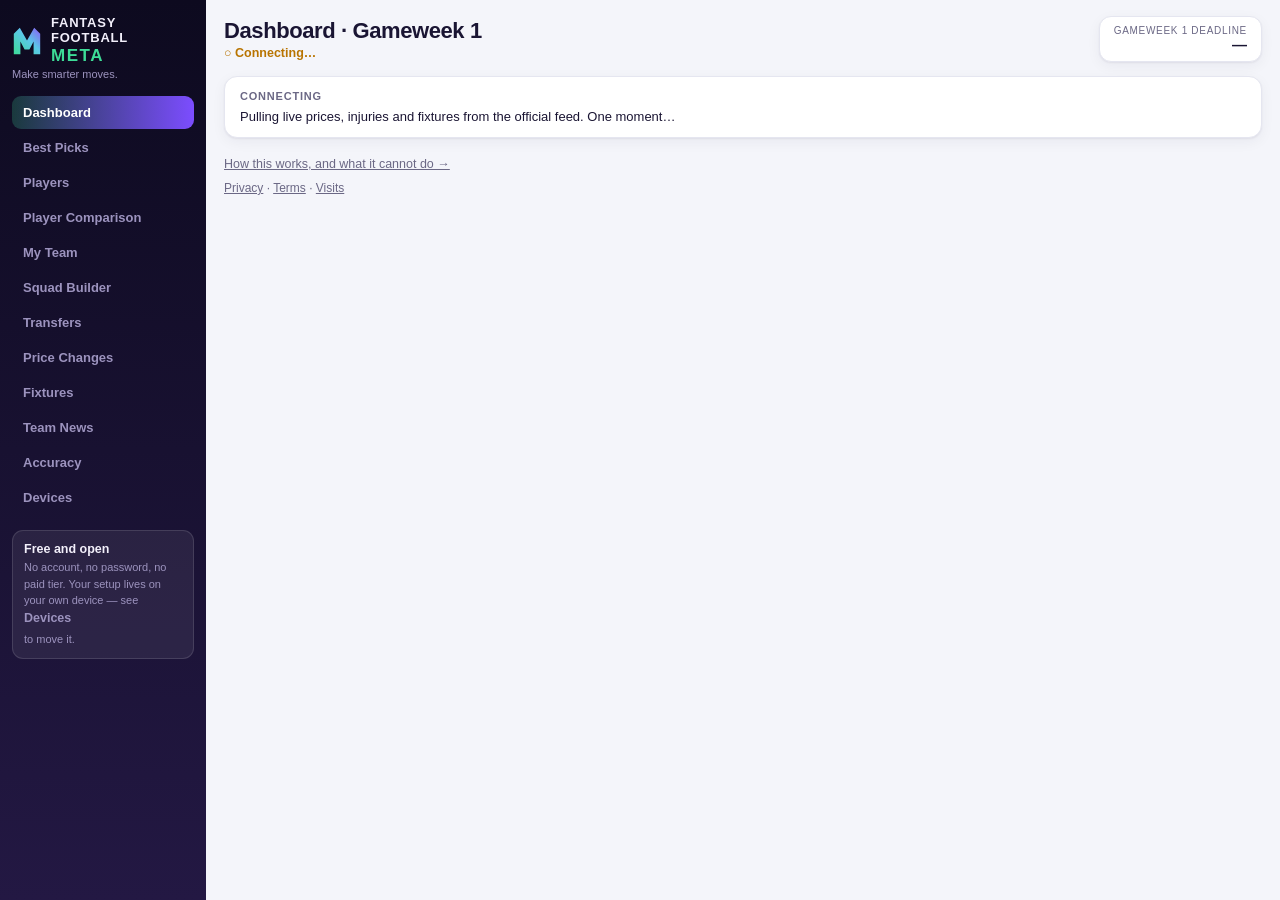
<file: index.html>
<!DOCTYPE html>
<html lang="en">
<head>
<meta charset="UTF-8">
<meta name="viewport" content="width=device-width, initial-scale=1.0">
<meta name="description" content="Fantasy Football Meta — predicted points, Meta ratings and transfer decisions for fantasy football managers, with a public accuracy record.">
<link rel="icon" href="data:image/svg+xml,%3Csvg xmlns='http://www.w3.org/2000/svg' viewBox='0 0 100 100'%3E%3Crect width='100' height='100' rx='22' fill='%230D0A1F'/%3E%3Cpath fill='%233DDC97' d='M14 88V30l18-18 18 34 18-34 18 18v58H70V54L58 76H42L30 54v34z'/%3E%3C/svg%3E">
<title>Fantasy Football Meta · Make smarter moves</title>
<link rel="stylesheet" href="css/app.css?v=d4879cb4">
</head>
<body>
<svg width="0" height="0" style="position:absolute" aria-hidden="true"><defs>
<linearGradient id="mg" x1="0" y1="1" x2="1" y2="0">
<stop offset="0%" stop-color="#3DDC97"/><stop offset="55%" stop-color="#5BC8E8"/><stop offset="100%" stop-color="#8B5CF6"/>
</linearGradient></defs></svg>
<div class="shell">
  <aside class="side">
    <div class="brandbox"><svg class="mark" viewBox="0 0 100 100" aria-hidden="true"><path fill="url(#mg)" d="M6 94V26L26 6l24 42L74 6l20 20v68H72V52L58 78H42L28 52v42z"/></svg><div><div class="brand">FANTASY FOOTBALL<br><span>META</span></div></div></div>
    <div class="brand-sub">Make smarter moves.</div>
    <div class="tabs">
      <button data-t="dash" class="on">Dashboard</button>
      <button data-t="picks">Best Picks</button>
      <button data-t="players">Players</button>
      <button data-t="compare">Player Comparison</button>
      <button data-t="myteam">My Team</button>
      <button data-t="builder">Squad Builder</button>
      <button data-t="transfers">Transfers</button>
      <button data-t="prices">Price Changes</button>
      <button data-t="fixtures">Fixtures</button>
      <button data-t="news">Team News</button>
      <button data-t="accuracy">Accuracy</button>
      <button data-t="sync">Devices</button>
    </div>
    <div class="pro">
      <b>Free and open</b>
      <p>No account, no password, no paid tier. Your setup lives on your own device &mdash; see <b>Devices</b> to move it.</p>
    </div>
  </aside>
  <main class="main">
    <div class="topbar">
      <div class="h1" id="pageTitle">Dashboard<small id="liveStrip">Loading live data&hellip;</small></div>
      <div class="deadline" id="deadlineCard"><div class="k">Next deadline</div><div class="v">&mdash;</div></div>
    </div>
    <div id="view"></div>
    <div style="margin-top:16px;"><a href="how-it-works.html" style="font-size:12.5px;color:var(--sub);">How this works, and what it cannot do &rarr;</a></div>
    <div style="margin-top:10px;font-size:12px;color:var(--sub);">
      <a href="privacy.html" style="color:var(--sub);">Privacy</a> &middot;
      <a href="terms.html" style="color:var(--sub);">Terms</a> &middot;
      <a href="stats.html" style="color:var(--sub);">Visits</a>
    </div>
  </main>
</div>

<script src="js/data.js?v=d4879cb4"></script>
<script src="js/app.js?v=d4879cb4"></script>
<script src="js/count.js?v=d4879cb4"></script>
</body>
</html>
</file>
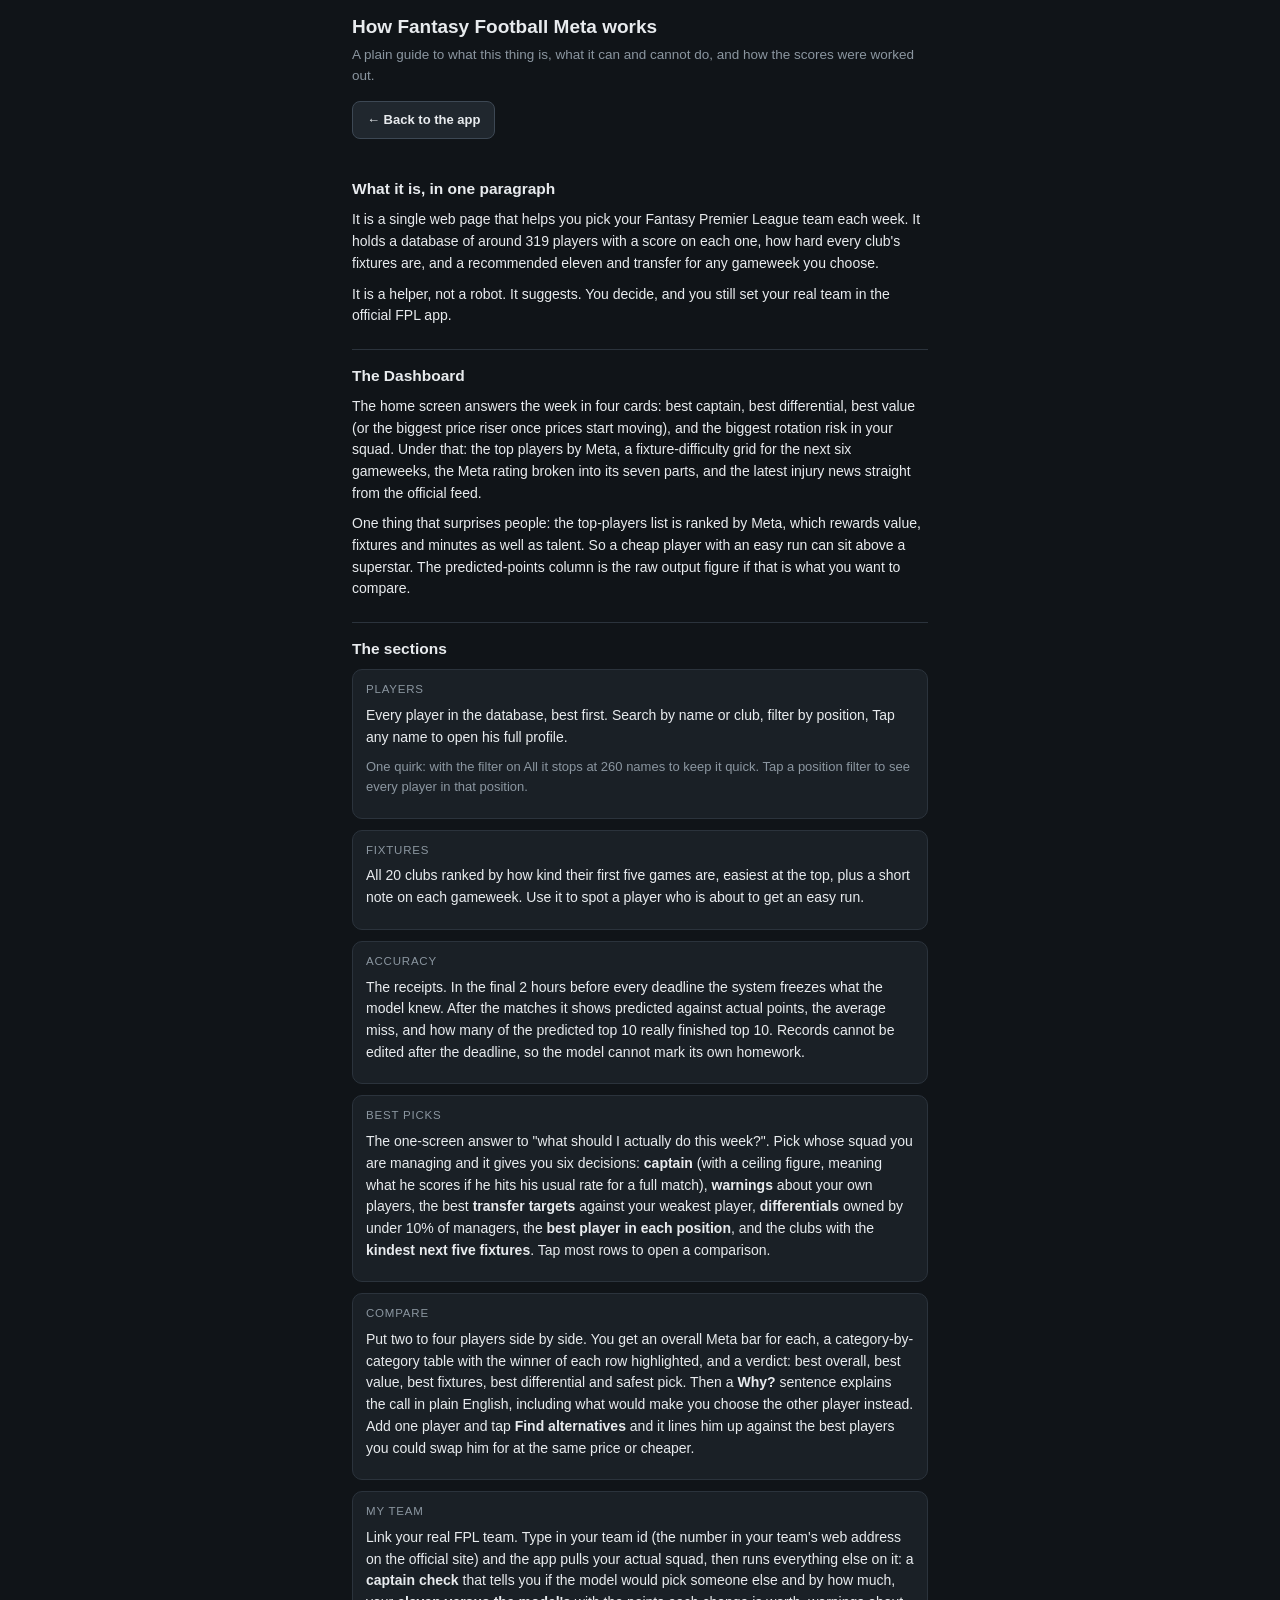
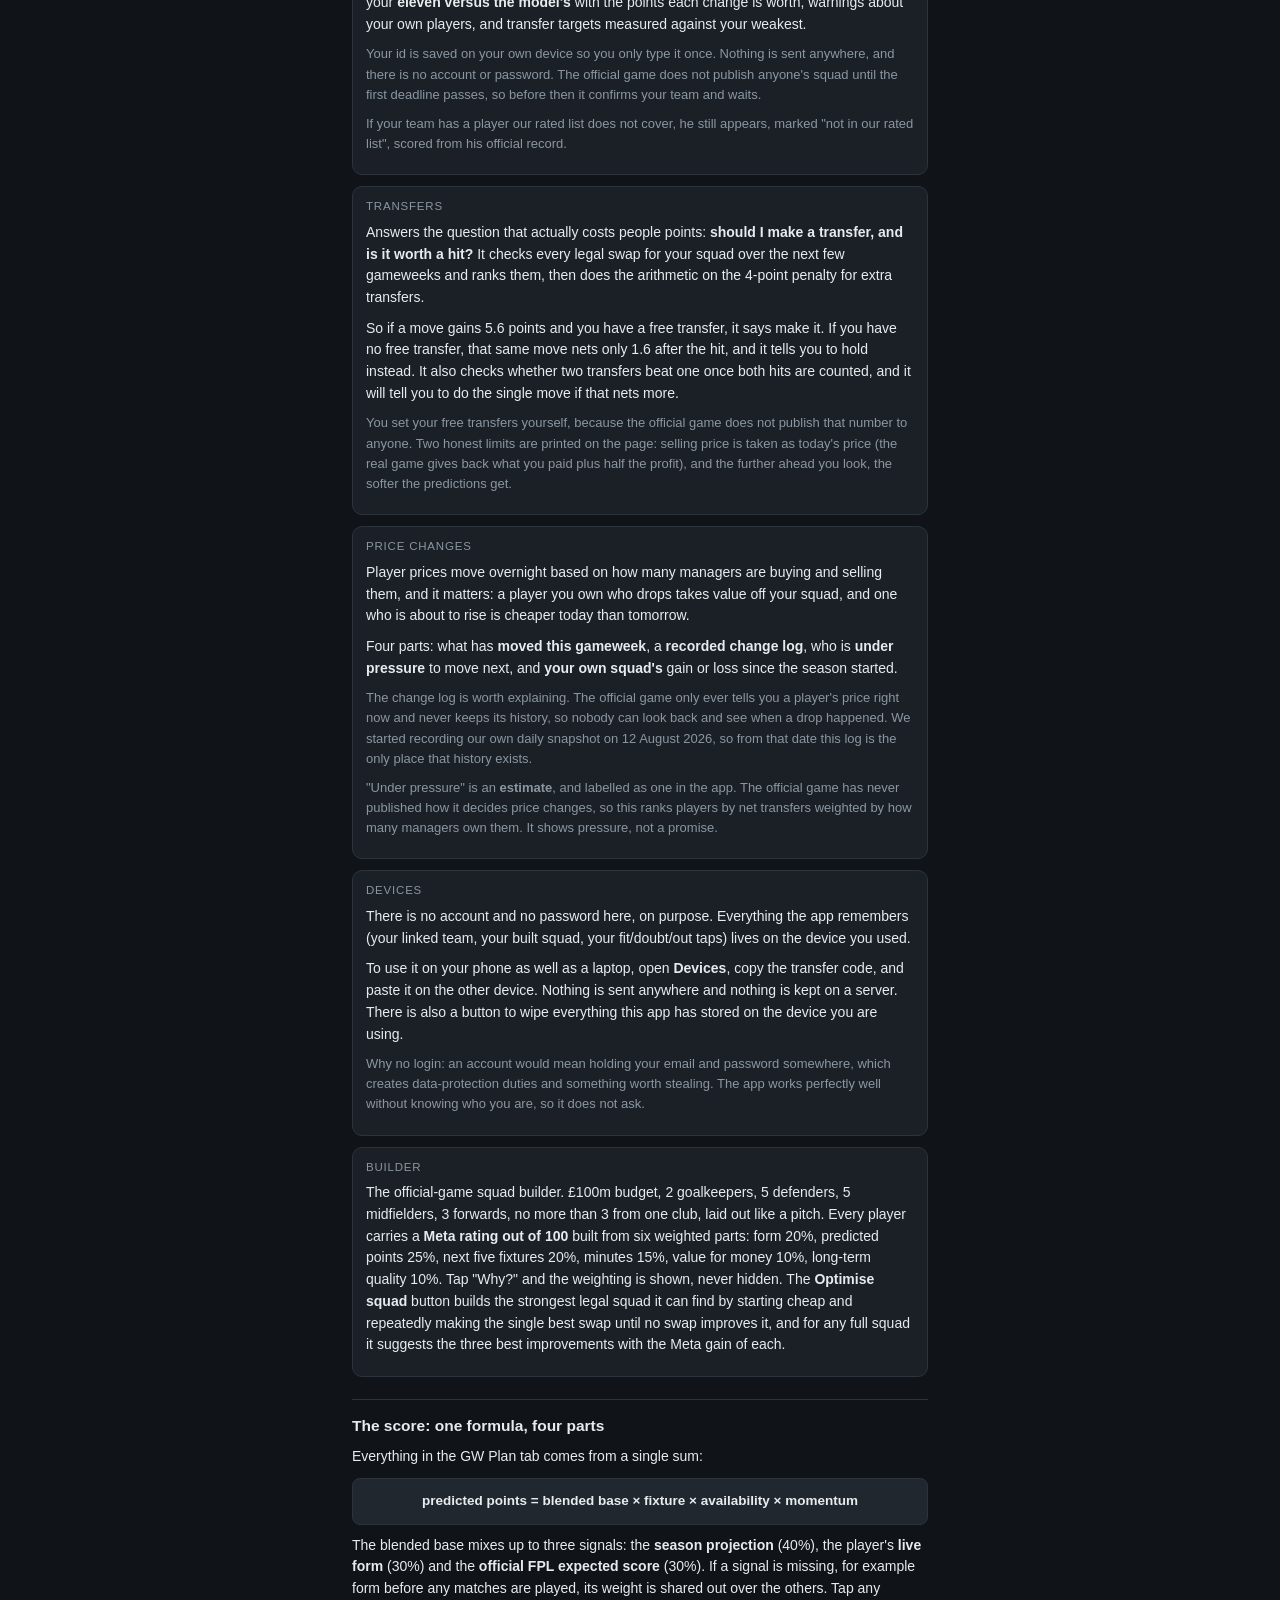
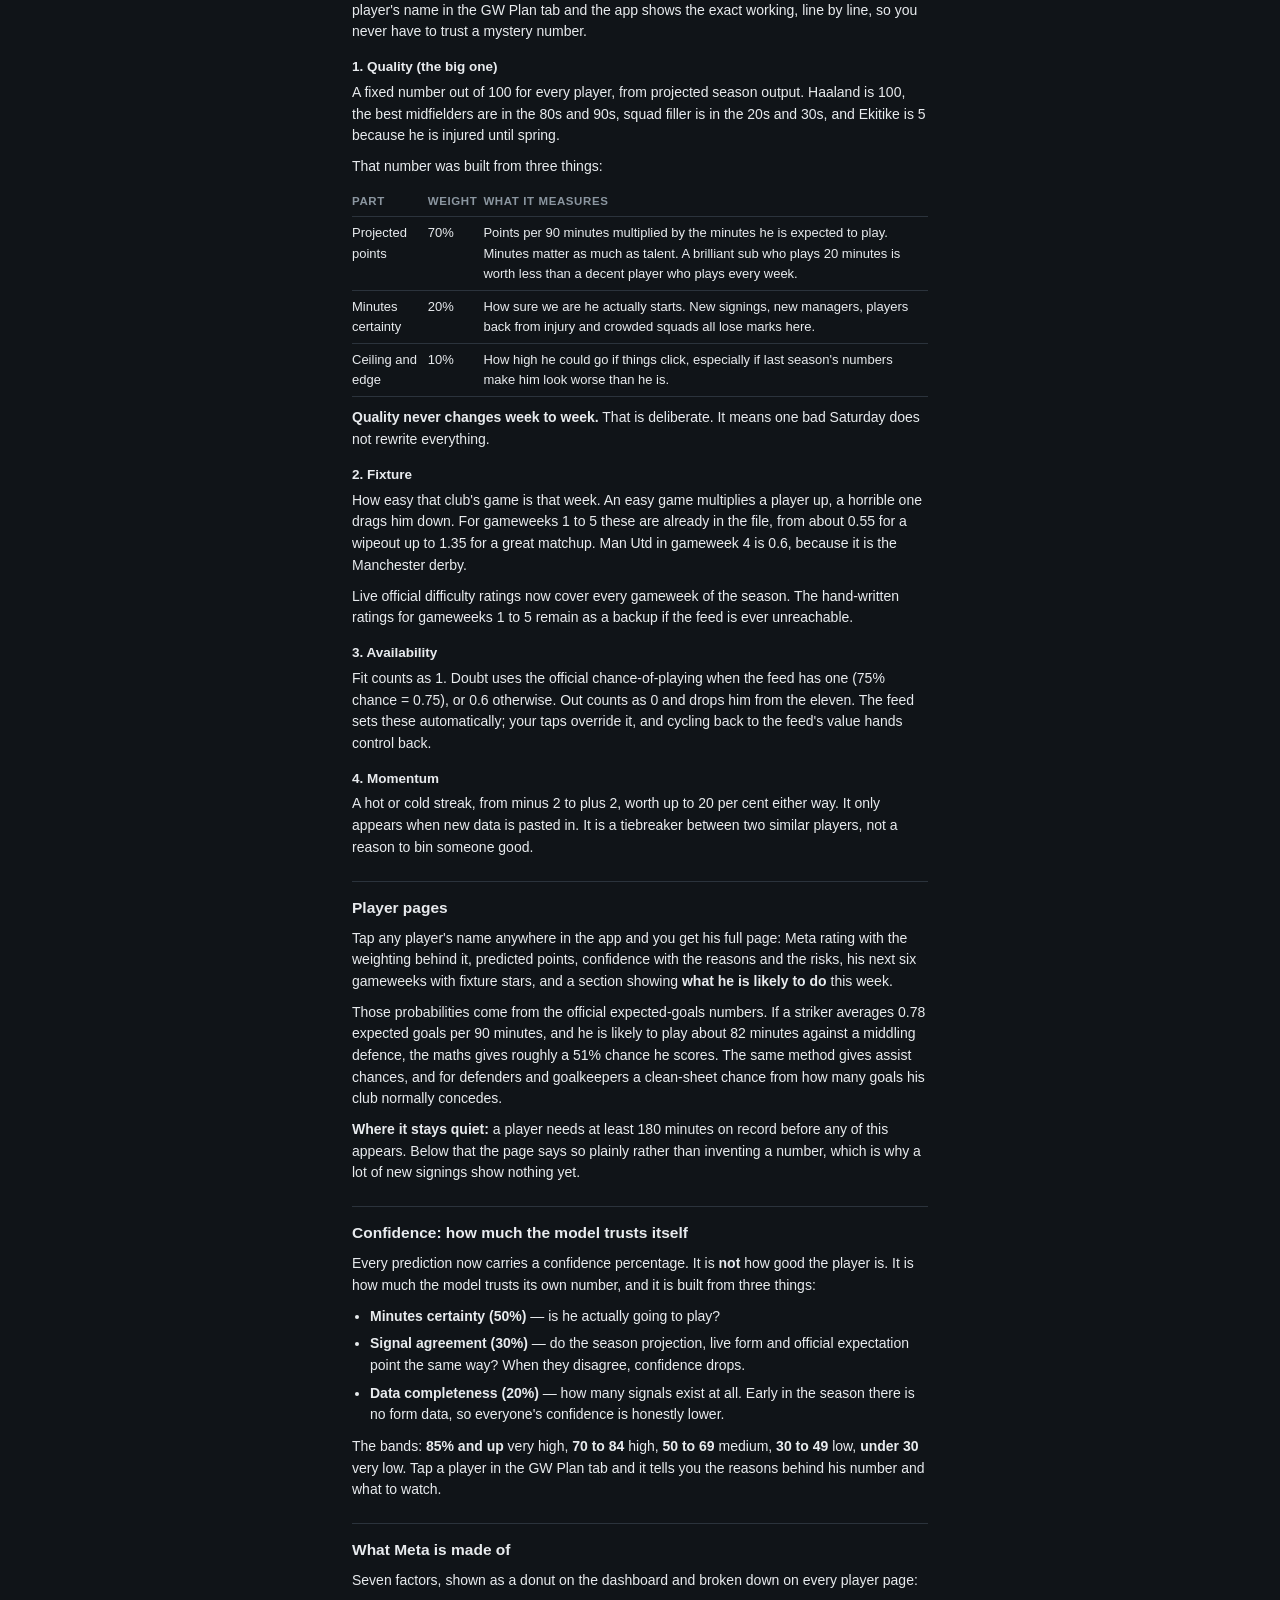
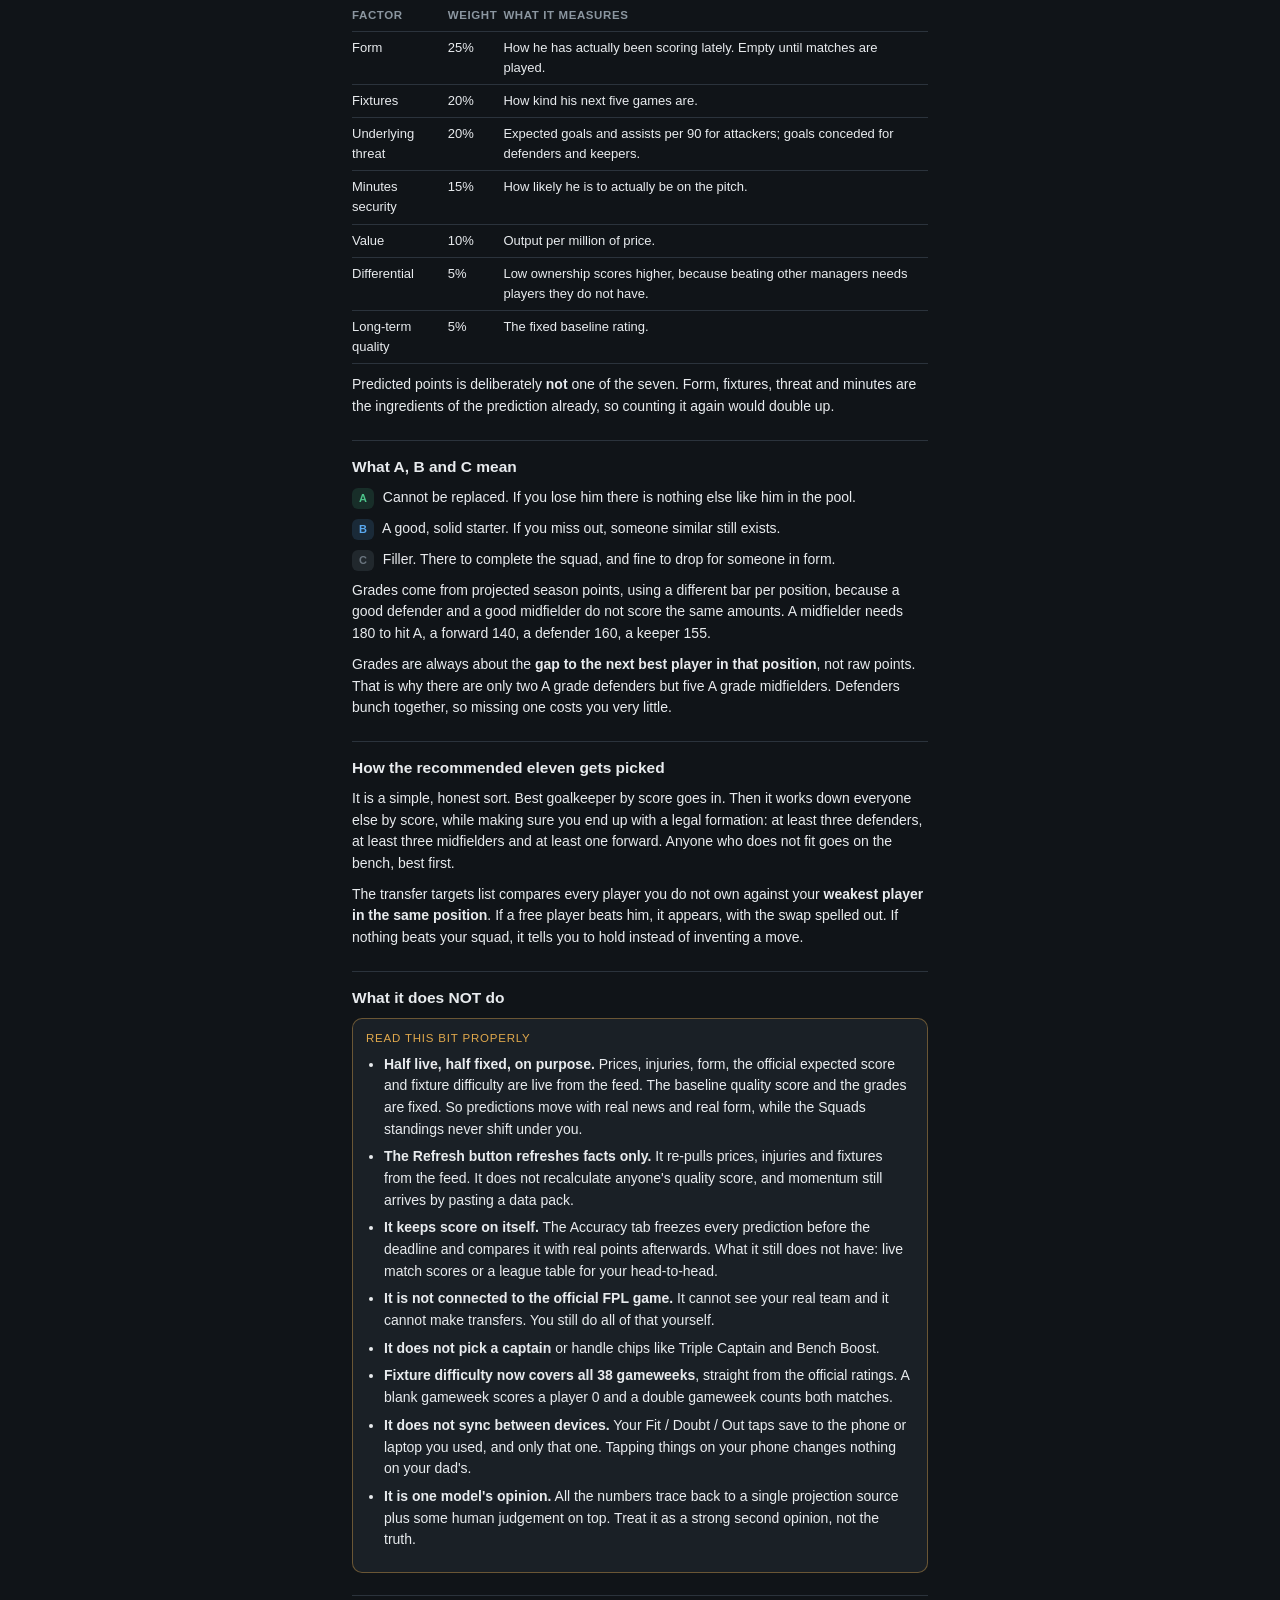
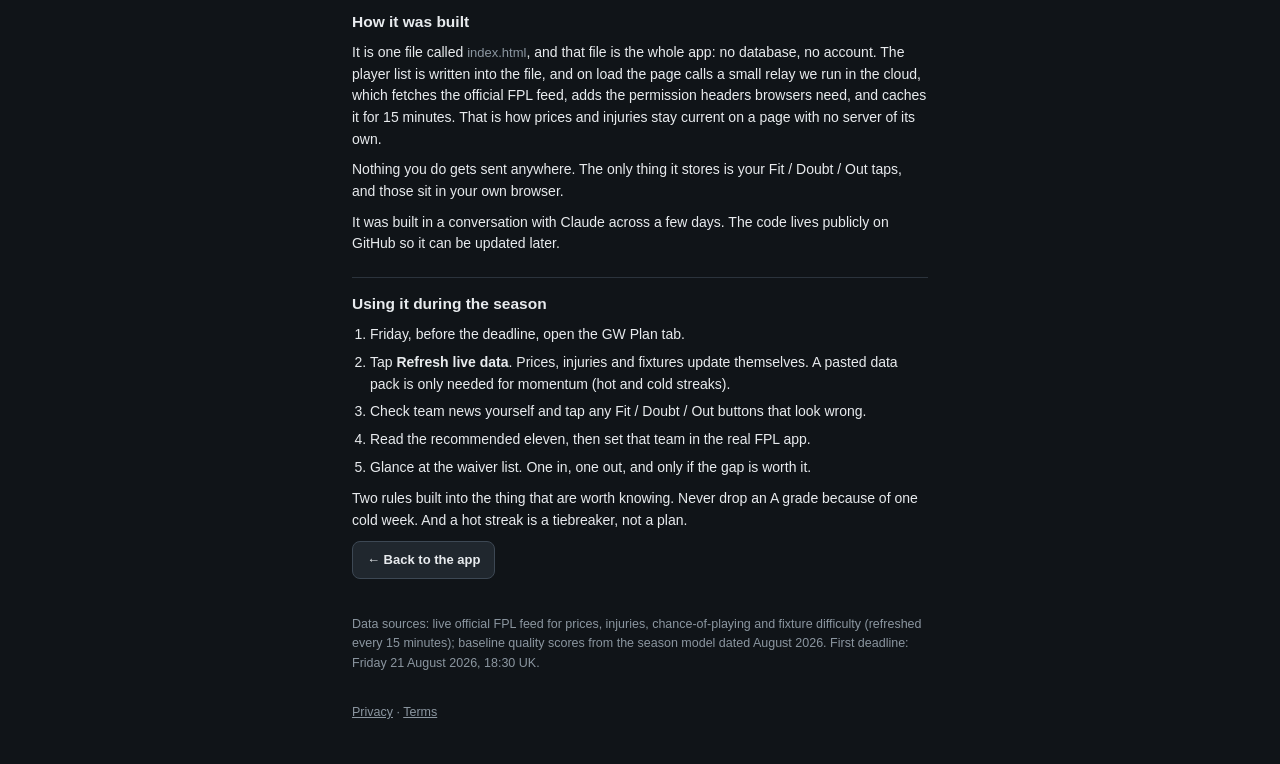
<file: how-it-works.html>
<!DOCTYPE html>
<html lang="en">
<head>
<meta charset="UTF-8">
<meta name="viewport" content="width=device-width, initial-scale=1.0">
<title>How Fantasy Football Meta works</title>
<style>
:root{--bg:#101418;--card:#1a2026;--card2:#20272e;--line:#2b333c;--txt:#e8ebee;--sub:#8b96a0;--a:#4cc38a;--b:#5aa9f0;--c:#6b7680;--warn:#e0a84c;--danger:#e08a76;}
*{margin:0;padding:0;box-sizing:border-box;-webkit-tap-highlight-color:transparent;}
body{font-family:-apple-system,BlinkMacSystemFont,"Segoe UI",Roboto,sans-serif;background:var(--bg);color:var(--txt);font-size:15px;padding:12px;max-width:600px;margin:0 auto;line-height:1.55;}
h1{font-size:19px;font-weight:600;margin-bottom:4px;}
.lede{font-size:13.5px;color:var(--sub);margin-bottom:14px;}
.back{display:inline-block;background:var(--card2);border:1px solid #3d4854;color:var(--txt);border-radius:8px;padding:8px 14px;font-size:13px;font-weight:600;text-decoration:none;margin-bottom:16px;}
h2{font-size:15.5px;font-weight:600;margin:22px 0 8px;padding-top:14px;border-top:1px solid var(--line);}
h2:first-of-type{border-top:none;padding-top:0;}
h3{font-size:13.5px;font-weight:600;margin:14px 0 4px;}
p{font-size:14px;margin-bottom:9px;}
ul{margin:0 0 10px 18px;}
li{font-size:14px;margin-bottom:6px;}
.card{background:var(--card);border:1px solid var(--line);border-radius:10px;padding:11px 13px;margin-bottom:11px;}
.card .lbl{font-size:11.5px;color:var(--sub);text-transform:uppercase;letter-spacing:.8px;margin-bottom:6px;}
.formula{background:var(--card2);border:1px solid var(--line);border-radius:8px;padding:11px 12px;font-size:13.5px;font-weight:600;text-align:center;margin:10px 0;line-height:1.7;}
.sub{color:var(--sub);font-size:13px;}
b{font-weight:600;}
.grade{display:inline-block;font-size:11px;font-weight:700;border-radius:6px;padding:2px 7px;margin-right:5px;}
.gA{background:rgba(76,195,138,.15);color:var(--a);}
.gB{background:rgba(90,169,240,.15);color:var(--b);}
.gC{background:rgba(107,118,128,.2);color:var(--c);}
table{width:100%;border-collapse:collapse;font-size:13px;margin-bottom:10px;}
th,td{text-align:left;padding:6px 6px 6px 0;border-bottom:1px solid var(--line);vertical-align:top;}
th{color:var(--sub);font-size:11.5px;text-transform:uppercase;letter-spacing:.6px;font-weight:600;}
.warn{border-color:rgba(224,168,76,.4);}
.warn .lbl{color:var(--warn);}
.foot{font-size:12.5px;color:var(--sub);margin:20px 0 30px;}
</style>
</head>
<body>

<h1>How Fantasy Football Meta works</h1>
<p class="lede">A plain guide to what this thing is, what it can and cannot do, and how the scores were worked out.</p>
<a class="back" href="index.html">&larr; Back to the app</a>

<h2>What it is, in one paragraph</h2>
<p>It is a single web page that helps you pick your Fantasy Premier League team each week. It holds a database of around 319 players with a score on each one, how hard every club's fixtures are, and a recommended eleven and transfer for any gameweek you choose.</p>
<p>It is a helper, not a robot. It suggests. You decide, and you still set your real team in the official FPL app.</p>

<h2>The Dashboard</h2>
<p>The home screen answers the week in four cards: best captain, best differential, best value (or the biggest price riser once prices start moving), and the biggest rotation risk in your squad. Under that: the top players by Meta, a fixture-difficulty grid for the next six gameweeks, the Meta rating broken into its seven parts, and the latest injury news straight from the official feed.</p>
<p>One thing that surprises people: the top-players list is ranked by Meta, which rewards value, fixtures and minutes as well as talent. So a cheap player with an easy run can sit above a superstar. The predicted-points column is the raw output figure if that is what you want to compare.</p>

<h2>The sections</h2>

<div class="card">
<div class="lbl">Players</div>
<p>Every player in the database, best first. Search by name or club, filter by position, Tap any name to open his full profile.</p>
<p class="sub">One quirk: with the filter on All it stops at 260 names to keep it quick. Tap a position filter to see every player in that position.</p>
</div>

<div class="card">
<div class="lbl">Fixtures</div>
<p>All 20 clubs ranked by how kind their first five games are, easiest at the top, plus a short note on each gameweek. Use it to spot a player who is about to get an easy run.</p>
</div>

<div class="card">
<div class="lbl">Accuracy</div>
<p>The receipts. In the final 2 hours before every deadline the system freezes what the model knew. After the matches it shows predicted against actual points, the average miss, and how many of the predicted top 10 really finished top 10. Records cannot be edited after the deadline, so the model cannot mark its own homework.</p>
</div>

<div class="card">
<div class="lbl">Best Picks</div>
<p>The one-screen answer to "what should I actually do this week?". Pick whose squad you are managing and it gives you six decisions: <b>captain</b> (with a ceiling figure, meaning what he scores if he hits his usual rate for a full match), <b>warnings</b> about your own players, the best <b>transfer targets</b> against your weakest player, <b>differentials</b> owned by under 10% of managers, the <b>best player in each position</b>, and the clubs with the <b>kindest next five fixtures</b>. Tap most rows to open a comparison.</p>
</div>

<div class="card">
<div class="lbl">Compare</div>
<p>Put two to four players side by side. You get an overall Meta bar for each, a category-by-category table with the winner of each row highlighted, and a verdict: best overall, best value, best fixtures, best differential and safest pick. Then a <b>Why?</b> sentence explains the call in plain English, including what would make you choose the other player instead. Add one player and tap <b>Find alternatives</b> and it lines him up against the best players you could swap him for at the same price or cheaper.</p>
</div>

<div class="card">
<div class="lbl">My Team</div>
<p>Link your real FPL team. Type in your team id (the number in your team's web address on the official site) and the app pulls your actual squad, then runs everything else on it: a <b>captain check</b> that tells you if the model would pick someone else and by how much, your <b>eleven versus the model's</b> with the points each change is worth, warnings about your own players, and transfer targets measured against your weakest.</p>
<p class="sub">Your id is saved on your own device so you only type it once. Nothing is sent anywhere, and there is no account or password. The official game does not publish anyone's squad until the first deadline passes, so before then it confirms your team and waits.</p>
<p class="sub">If your team has a player our rated list does not cover, he still appears, marked "not in our rated list", scored from his official record.</p>
</div>

<div class="card">
<div class="lbl">Transfers</div>
<p>Answers the question that actually costs people points: <b>should I make a transfer, and is it worth a hit?</b> It checks every legal swap for your squad over the next few gameweeks and ranks them, then does the arithmetic on the 4-point penalty for extra transfers.</p>
<p>So if a move gains 5.6 points and you have a free transfer, it says make it. If you have no free transfer, that same move nets only 1.6 after the hit, and it tells you to hold instead. It also checks whether two transfers beat one once both hits are counted, and it will tell you to do the single move if that nets more.</p>
<p class="sub">You set your free transfers yourself, because the official game does not publish that number to anyone. Two honest limits are printed on the page: selling price is taken as today's price (the real game gives back what you paid plus half the profit), and the further ahead you look, the softer the predictions get.</p>
</div>

<div class="card">
<div class="lbl">Price Changes</div>
<p>Player prices move overnight based on how many managers are buying and selling them, and it matters: a player you own who drops takes value off your squad, and one who is about to rise is cheaper today than tomorrow.</p>
<p>Four parts: what has <b>moved this gameweek</b>, a <b>recorded change log</b>, who is <b>under pressure</b> to move next, and <b>your own squad's</b> gain or loss since the season started.</p>
<p class="sub">The change log is worth explaining. The official game only ever tells you a player's price right now and never keeps its history, so nobody can look back and see when a drop happened. We started recording our own daily snapshot on 12 August 2026, so from that date this log is the only place that history exists.</p>
<p class="sub">"Under pressure" is an <b>estimate</b>, and labelled as one in the app. The official game has never published how it decides price changes, so this ranks players by net transfers weighted by how many managers own them. It shows pressure, not a promise.</p>
</div>

<div class="card">
<div class="lbl">Devices</div>
<p>There is no account and no password here, on purpose. Everything the app remembers (your linked team, your built squad, your fit/doubt/out taps) lives on the device you used.</p>
<p>To use it on your phone as well as a laptop, open <b>Devices</b>, copy the transfer code, and paste it on the other device. Nothing is sent anywhere and nothing is kept on a server. There is also a button to wipe everything this app has stored on the device you are using.</p>
<p class="sub">Why no login: an account would mean holding your email and password somewhere, which creates data-protection duties and something worth stealing. The app works perfectly well without knowing who you are, so it does not ask.</p>
</div>

<div class="card">
<div class="lbl">Builder</div>
<p>The official-game squad builder. &pound;100m budget, 2 goalkeepers, 5 defenders, 5 midfielders, 3 forwards, no more than 3 from one club, laid out like a pitch. Every player carries a <b>Meta rating out of 100</b> built from six weighted parts: form 20%, predicted points 25%, next five fixtures 20%, minutes 15%, value for money 10%, long-term quality 10%. Tap "Why?" and the weighting is shown, never hidden. The <b>Optimise squad</b> button builds the strongest legal squad it can find by starting cheap and repeatedly making the single best swap until no swap improves it, and for any full squad it suggests the three best improvements with the Meta gain of each.</p>
</div>

<h2>The score: one formula, four parts</h2>
<p>Everything in the GW Plan tab comes from a single sum:</p>

<div class="formula">predicted points = blended base &times; fixture &times; availability &times; momentum</div>
<p>The blended base mixes up to three signals: the <b>season projection</b> (40%), the player's <b>live form</b> (30%) and the <b>official FPL expected score</b> (30%). If a signal is missing, for example form before any matches are played, its weight is shared out over the others. Tap any player's name in the GW Plan tab and the app shows the exact working, line by line, so you never have to trust a mystery number.</p>

<h3>1. Quality (the big one)</h3>
<p>A fixed number out of 100 for every player, from projected season output. Haaland is 100, the best midfielders are in the 80s and 90s, squad filler is in the 20s and 30s, and Ekitike is 5 because he is injured until spring.</p>
<p>That number was built from three things:</p>
<table>
<tr><th>Part</th><th>Weight</th><th>What it measures</th></tr>
<tr><td>Projected points</td><td>70%</td><td>Points per 90 minutes multiplied by the minutes he is expected to play. Minutes matter as much as talent. A brilliant sub who plays 20 minutes is worth less than a decent player who plays every week.</td></tr>
<tr><td>Minutes certainty</td><td>20%</td><td>How sure we are he actually starts. New signings, new managers, players back from injury and crowded squads all lose marks here.</td></tr>
<tr><td>Ceiling and edge</td><td>10%</td><td>How high he could go if things click, especially if last season's numbers make him look worse than he is.</td></tr>
</table>
<p><b>Quality never changes week to week.</b> That is deliberate. It means one bad Saturday does not rewrite everything.</p>

<h3>2. Fixture</h3>
<p>How easy that club's game is that week. An easy game multiplies a player up, a horrible one drags him down. For gameweeks 1 to 5 these are already in the file, from about 0.55 for a wipeout up to 1.35 for a great matchup. Man Utd in gameweek 4 is 0.6, because it is the Manchester derby.</p>
<p>Live official difficulty ratings now cover every gameweek of the season. The hand-written ratings for gameweeks 1 to 5 remain as a backup if the feed is ever unreachable.</p>

<h3>3. Availability</h3>
<p>Fit counts as 1. Doubt uses the official chance-of-playing when the feed has one (75% chance = 0.75), or 0.6 otherwise. Out counts as 0 and drops him from the eleven. The feed sets these automatically; your taps override it, and cycling back to the feed's value hands control back.</p>

<h3>4. Momentum</h3>
<p>A hot or cold streak, from minus 2 to plus 2, worth up to 20 per cent either way. It only appears when new data is pasted in. It is a tiebreaker between two similar players, not a reason to bin someone good.</p>

<h2>Player pages</h2>
<p>Tap any player's name anywhere in the app and you get his full page: Meta rating with the weighting behind it, predicted points, confidence with the reasons and the risks, his next six gameweeks with fixture stars, and a section showing <b>what he is likely to do</b> this week.</p>
<p>Those probabilities come from the official expected-goals numbers. If a striker averages 0.78 expected goals per 90 minutes, and he is likely to play about 82 minutes against a middling defence, the maths gives roughly a 51% chance he scores. The same method gives assist chances, and for defenders and goalkeepers a clean-sheet chance from how many goals his club normally concedes.</p>
<p><b>Where it stays quiet:</b> a player needs at least 180 minutes on record before any of this appears. Below that the page says so plainly rather than inventing a number, which is why a lot of new signings show nothing yet.</p>

<h2>Confidence: how much the model trusts itself</h2>
<p>Every prediction now carries a confidence percentage. It is <b>not</b> how good the player is. It is how much the model trusts its own number, and it is built from three things:</p>
<ul>
<li><b>Minutes certainty (50%)</b> — is he actually going to play?</li>
<li><b>Signal agreement (30%)</b> — do the season projection, live form and official expectation point the same way? When they disagree, confidence drops.</li>
<li><b>Data completeness (20%)</b> — how many signals exist at all. Early in the season there is no form data, so everyone's confidence is honestly lower.</li>
</ul>
<p>The bands: <b>85% and up</b> very high, <b>70 to 84</b> high, <b>50 to 69</b> medium, <b>30 to 49</b> low, <b>under 30</b> very low. Tap a player in the GW Plan tab and it tells you the reasons behind his number and what to watch.</p>

<h2>What Meta is made of</h2>
<p>Seven factors, shown as a donut on the dashboard and broken down on every player page:</p>
<table>
<tr><th>Factor</th><th>Weight</th><th>What it measures</th></tr>
<tr><td>Form</td><td>25%</td><td>How he has actually been scoring lately. Empty until matches are played.</td></tr>
<tr><td>Fixtures</td><td>20%</td><td>How kind his next five games are.</td></tr>
<tr><td>Underlying threat</td><td>20%</td><td>Expected goals and assists per 90 for attackers; goals conceded for defenders and keepers.</td></tr>
<tr><td>Minutes security</td><td>15%</td><td>How likely he is to actually be on the pitch.</td></tr>
<tr><td>Value</td><td>10%</td><td>Output per million of price.</td></tr>
<tr><td>Differential</td><td>5%</td><td>Low ownership scores higher, because beating other managers needs players they do not have.</td></tr>
<tr><td>Long-term quality</td><td>5%</td><td>The fixed baseline rating.</td></tr>
</table>
<p>Predicted points is deliberately <b>not</b> one of the seven. Form, fixtures, threat and minutes are the ingredients of the prediction already, so counting it again would double up.</p>

<h2>What A, B and C mean</h2>
<p><span class="grade gA">A</span> Cannot be replaced. If you lose him there is nothing else like him in the pool.</p>
<p><span class="grade gB">B</span> A good, solid starter. If you miss out, someone similar still exists.</p>
<p><span class="grade gC">C</span> Filler. There to complete the squad, and fine to drop for someone in form.</p>
<p>Grades come from projected season points, using a different bar per position, because a good defender and a good midfielder do not score the same amounts. A midfielder needs 180 to hit A, a forward 140, a defender 160, a keeper 155.</p>
<p>Grades are always about the <b>gap to the next best player in that position</b>, not raw points. That is why there are only two A grade defenders but five A grade midfielders. Defenders bunch together, so missing one costs you very little.</p>

<h2>How the recommended eleven gets picked</h2>
<p>It is a simple, honest sort. Best goalkeeper by score goes in. Then it works down everyone else by score, while making sure you end up with a legal formation: at least three defenders, at least three midfielders and at least one forward. Anyone who does not fit goes on the bench, best first.</p>
<p>The transfer targets list compares every player you do not own against your <b>weakest player in the same position</b>. If a free player beats him, it appears, with the swap spelled out. If nothing beats your squad, it tells you to hold instead of inventing a move.</p>

<h2 id="cannot">What it does NOT do</h2>
<div class="card warn">
<div class="lbl">Read this bit properly</div>
<ul>
<li><b>Half live, half fixed, on purpose.</b> Prices, injuries, form, the official expected score and fixture difficulty are live from the feed. The baseline quality score and the grades are fixed. So predictions move with real news and real form, while the Squads standings never shift under you.</li>
<li><b>The Refresh button refreshes facts only.</b> It re-pulls prices, injuries and fixtures from the feed. It does not recalculate anyone's quality score, and momentum still arrives by pasting a data pack.</li>
<li><b>It keeps score on itself.</b> The Accuracy tab freezes every prediction before the deadline and compares it with real points afterwards. What it still does not have: live match scores or a league table for your head-to-head.</li>
<li><b>It is not connected to the official FPL game.</b> It cannot see your real team and it cannot make transfers. You still do all of that yourself.</li>
<li><b>It does not pick a captain</b> or handle chips like Triple Captain and Bench Boost.</li>
<li><b>Fixture difficulty now covers all 38 gameweeks</b>, straight from the official ratings. A blank gameweek scores a player 0 and a double gameweek counts both matches.</li>
<li><b>It does not sync between devices.</b> Your Fit / Doubt / Out taps save to the phone or laptop you used, and only that one. Tapping things on your phone changes nothing on your dad's.</li>
<li><b>It is one model's opinion.</b> All the numbers trace back to a single projection source plus some human judgement on top. Treat it as a strong second opinion, not the truth.</li>
</ul>
</div>

<h2>How it was built</h2>
<p>It is one file called <span class="sub">index.html</span>, and that file is the whole app: no database, no account. The player list is written into the file, and on load the page calls a small relay we run in the cloud, which fetches the official FPL feed, adds the permission headers browsers need, and caches it for 15 minutes. That is how prices and injuries stay current on a page with no server of its own.</p>
<p>Nothing you do gets sent anywhere. The only thing it stores is your Fit / Doubt / Out taps, and those sit in your own browser.</p>
<p>It was built in a conversation with Claude across a few days. The code lives publicly on GitHub so it can be updated later.</p>

<h2>Using it during the season</h2>
<ol style="margin:0 0 10px 18px;">
<li style="font-size:14px;margin-bottom:6px;">Friday, before the deadline, open the GW Plan tab.</li>
<li style="font-size:14px;margin-bottom:6px;">Tap <b>Refresh live data</b>. Prices, injuries and fixtures update themselves. A pasted data pack is only needed for momentum (hot and cold streaks).</li>
<li style="font-size:14px;margin-bottom:6px;">Check team news yourself and tap any Fit / Doubt / Out buttons that look wrong.</li>
<li style="font-size:14px;margin-bottom:6px;">Read the recommended eleven, then set that team in the real FPL app.</li>
<li style="font-size:14px;margin-bottom:6px;">Glance at the waiver list. One in, one out, and only if the gap is worth it.</li>
</ol>
<p>Two rules built into the thing that are worth knowing. Never drop an A grade because of one cold week. And a hot streak is a tiebreaker, not a plan.</p>

<a class="back" href="index.html">&larr; Back to the app</a>
<p class="foot">Data sources: live official FPL feed for prices, injuries, chance-of-playing and fixture difficulty (refreshed every 15 minutes); baseline quality scores from the season model dated August 2026. First deadline: Friday 21 August 2026, 18:30 UK.</p>
<p class="foot"><a href="privacy.html" style="color:var(--sub);">Privacy</a> &middot; <a href="terms.html" style="color:var(--sub);">Terms</a></p>

<script src="js/count.js?v=d4879cb4"></script>
</body>
</html>
</file>
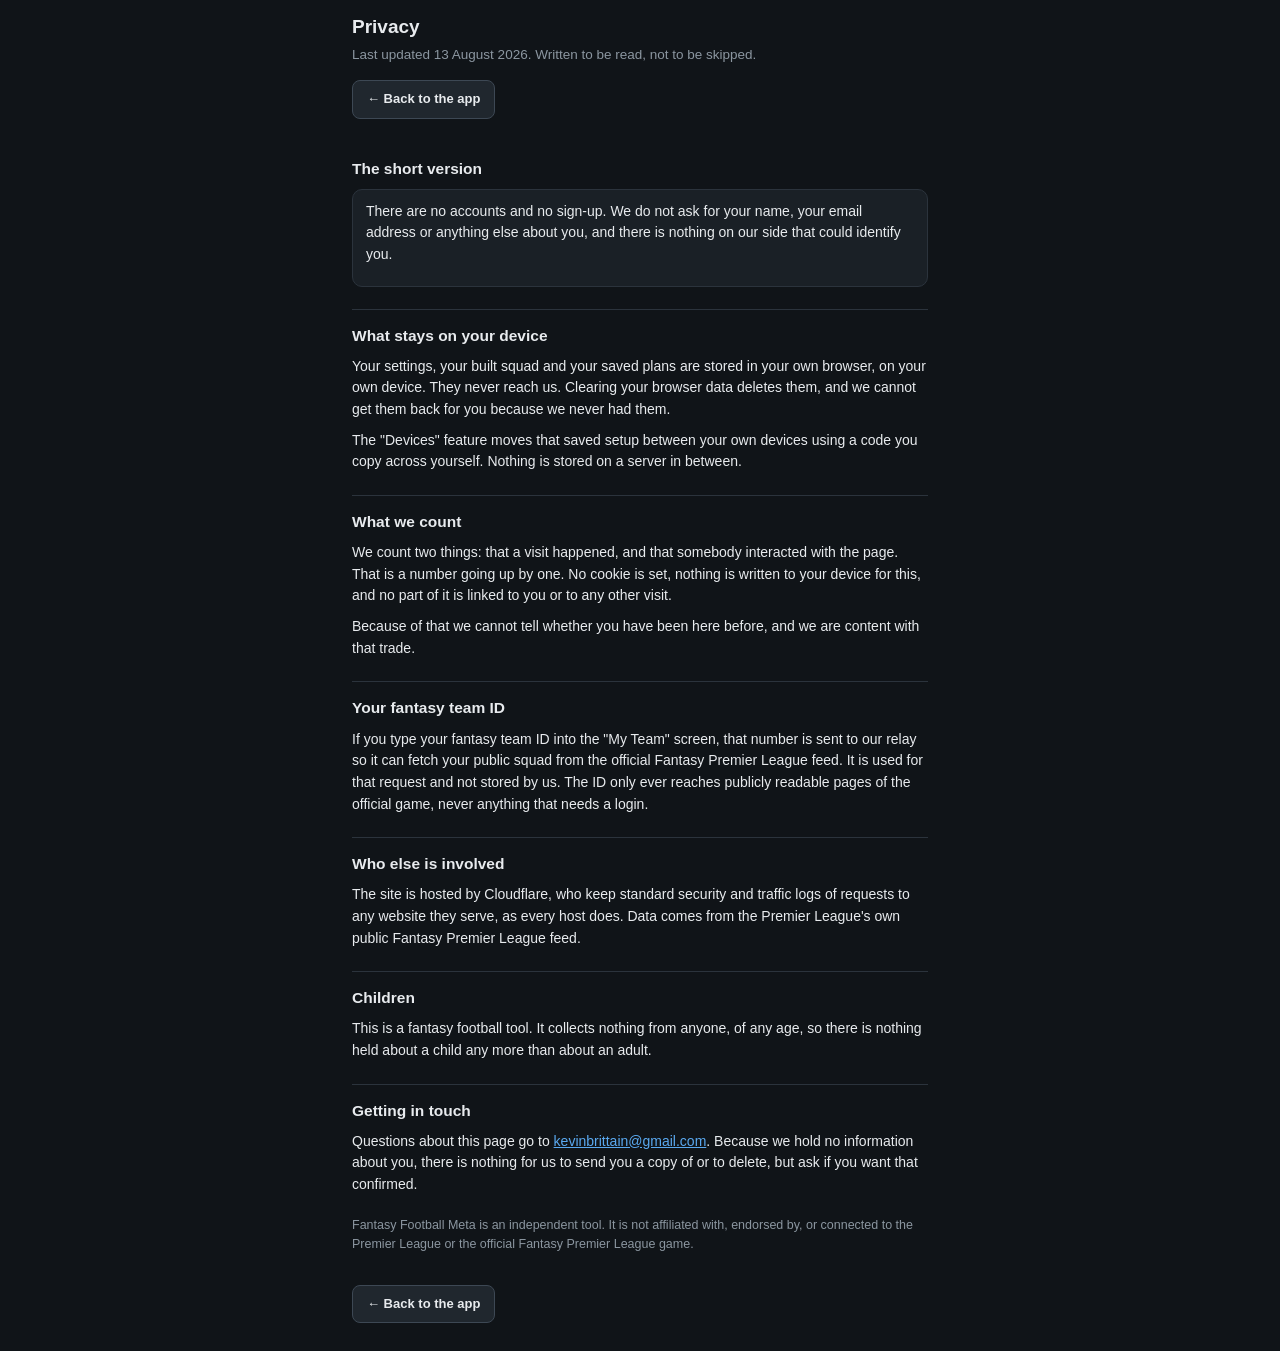
<file: privacy.html>
<!DOCTYPE html>
<html lang="en">
<head>
<meta charset="UTF-8">
<meta name="viewport" content="width=device-width, initial-scale=1.0">
<title>Privacy · Fantasy Football Meta</title>
<style>
:root{--bg:#101418;--card:#1a2026;--card2:#20272e;--line:#2b333c;--txt:#e8ebee;--sub:#8b96a0;--a:#4cc38a;--b:#5aa9f0;--c:#6b7680;--warn:#e0a84c;--danger:#e08a76;}
*{margin:0;padding:0;box-sizing:border-box;-webkit-tap-highlight-color:transparent;}
body{font-family:-apple-system,BlinkMacSystemFont,"Segoe UI",Roboto,sans-serif;background:var(--bg);color:var(--txt);font-size:15px;padding:12px;max-width:600px;margin:0 auto;line-height:1.55;}
h1{font-size:19px;font-weight:600;margin-bottom:4px;}
.lede{font-size:13.5px;color:var(--sub);margin-bottom:14px;}
.back{display:inline-block;background:var(--card2);border:1px solid #3d4854;color:var(--txt);border-radius:8px;padding:8px 14px;font-size:13px;font-weight:600;text-decoration:none;margin-bottom:16px;}
h2{font-size:15.5px;font-weight:600;margin:22px 0 8px;padding-top:14px;border-top:1px solid var(--line);}
h2:first-of-type{border-top:none;padding-top:0;}
h3{font-size:13.5px;font-weight:600;margin:14px 0 4px;}
p{font-size:14px;margin-bottom:9px;}
ul{margin:0 0 10px 18px;}
li{font-size:14px;margin-bottom:6px;}
.card{background:var(--card);border:1px solid var(--line);border-radius:10px;padding:11px 13px;margin-bottom:11px;}
.card .lbl{font-size:11.5px;color:var(--sub);text-transform:uppercase;letter-spacing:.8px;margin-bottom:6px;}
.formula{background:var(--card2);border:1px solid var(--line);border-radius:8px;padding:11px 12px;font-size:13.5px;font-weight:600;text-align:center;margin:10px 0;line-height:1.7;}
.sub{color:var(--sub);font-size:13px;}
b{font-weight:600;}
.grade{display:inline-block;font-size:11px;font-weight:700;border-radius:6px;padding:2px 7px;margin-right:5px;}
.gA{background:rgba(76,195,138,.15);color:var(--a);}
.gB{background:rgba(90,169,240,.15);color:var(--b);}
.gC{background:rgba(107,118,128,.2);color:var(--c);}
table{width:100%;border-collapse:collapse;font-size:13px;margin-bottom:10px;}
th,td{text-align:left;padding:6px 6px 6px 0;border-bottom:1px solid var(--line);vertical-align:top;}
th{color:var(--sub);font-size:11.5px;text-transform:uppercase;letter-spacing:.6px;font-weight:600;}
.warn{border-color:rgba(224,168,76,.4);}
.warn .lbl{color:var(--warn);}
.foot{font-size:12.5px;color:var(--sub);margin:20px 0 30px;}
</style>
</head>
<body>
<h1>Privacy</h1>
<p class="lede">Last updated 13 August 2026. Written to be read, not to be skipped.</p>

<a class="back" href="index.html">&larr; Back to the app</a>

<h2>The short version</h2>
<div class="card">
<p>There are no accounts and no sign-up. We do not ask for your name, your email address or anything else about you, and there is nothing on our side that could identify you.</p>
</div>

<h2>What stays on your device</h2>
<p>Your settings, your built squad and your saved plans are stored in your own browser, on your own device. They never reach us. Clearing your browser data deletes them, and we cannot get them back for you because we never had them.</p>
<p>The "Devices" feature moves that saved setup between your own devices using a code you copy across yourself. Nothing is stored on a server in between.</p>

<h2>What we count</h2>
<p>We count two things: that a visit happened, and that somebody interacted with the page. That is a number going up by one. No cookie is set, nothing is written to your device for this, and no part of it is linked to you or to any other visit.</p>
<p>Because of that we cannot tell whether you have been here before, and we are content with that trade.</p>

<h2>Your fantasy team ID</h2>
<p>If you type your fantasy team ID into the "My Team" screen, that number is sent to our relay so it can fetch your public squad from the official Fantasy Premier League feed. It is used for that request and not stored by us. The ID only ever reaches publicly readable pages of the official game, never anything that needs a login.</p>

<h2>Who else is involved</h2>
<p>The site is hosted by Cloudflare, who keep standard security and traffic logs of requests to any website they serve, as every host does. Data comes from the Premier League's own public Fantasy Premier League feed.</p>

<h2>Children</h2>
<p>This is a fantasy football tool. It collects nothing from anyone, of any age, so there is nothing held about a child any more than about an adult.</p>

<h2>Getting in touch</h2>
<p>Questions about this page go to <a href="mailto:kevinbrittain@gmail.com" style="color:var(--b);">kevinbrittain@gmail.com</a>. Because we hold no information about you, there is nothing for us to send you a copy of or to delete, but ask if you want that confirmed.</p>

<p class="foot">Fantasy Football Meta is an independent tool. It is not affiliated with, endorsed by, or connected to the Premier League or the official Fantasy Premier League game.</p>

<a class="back" href="index.html">&larr; Back to the app</a>
</body>
</html>
</file>
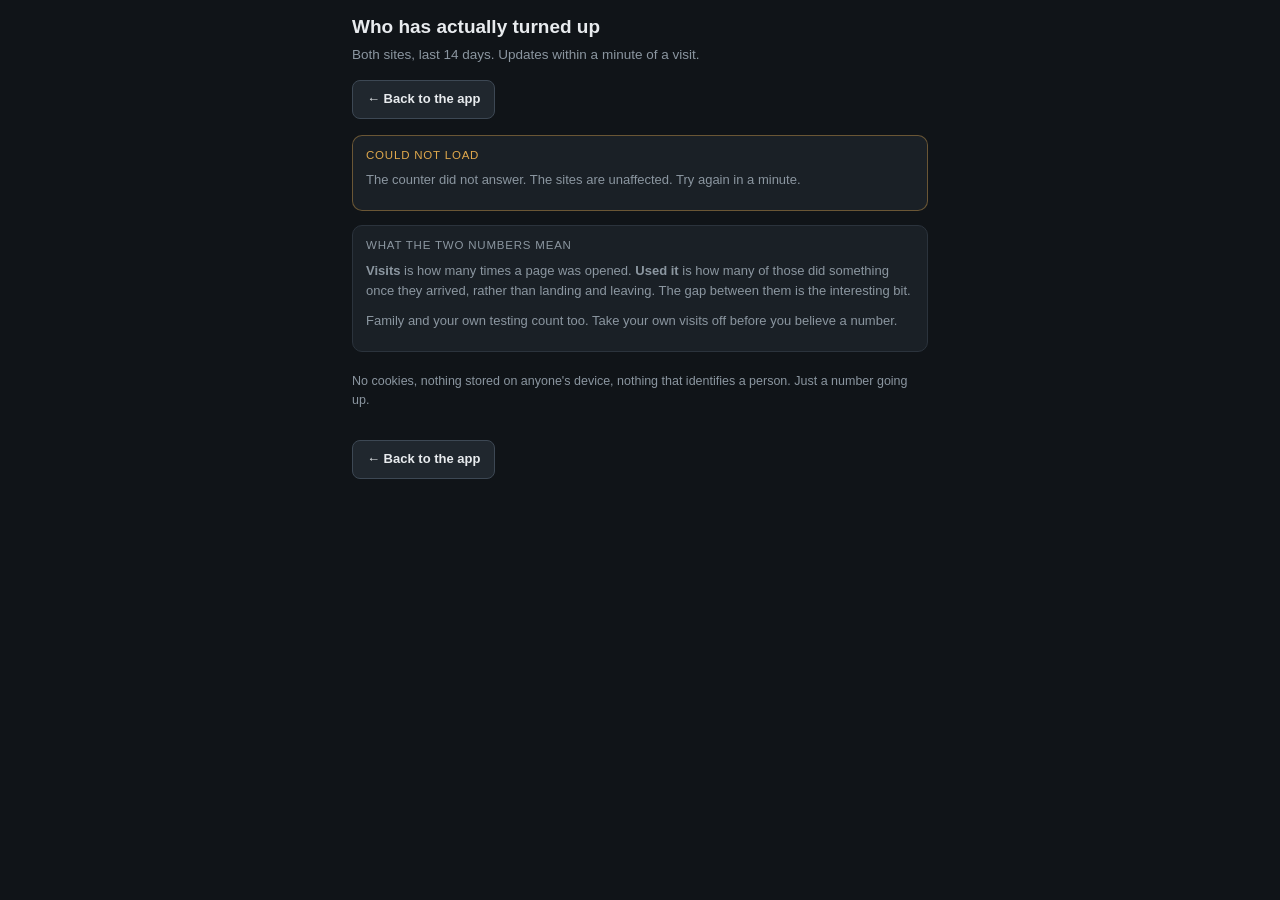
<file: stats.html>
<!DOCTYPE html>
<html lang="en">
<head>
<meta charset="UTF-8">
<meta name="viewport" content="width=device-width, initial-scale=1.0">
<meta name="robots" content="noindex">
<title>Visits · Fantasy Football Meta</title>
<style>
:root{--bg:#101418;--card:#1a2026;--card2:#20272e;--line:#2b333c;--txt:#e8ebee;--sub:#8b96a0;--a:#4cc38a;--b:#5aa9f0;--c:#6b7680;--warn:#e0a84c;--danger:#e08a76;}
*{margin:0;padding:0;box-sizing:border-box;-webkit-tap-highlight-color:transparent;}
body{font-family:-apple-system,BlinkMacSystemFont,"Segoe UI",Roboto,sans-serif;background:var(--bg);color:var(--txt);font-size:15px;padding:12px;max-width:600px;margin:0 auto;line-height:1.55;}
h1{font-size:19px;font-weight:600;margin-bottom:4px;}
.lede{font-size:13.5px;color:var(--sub);margin-bottom:14px;}
.back{display:inline-block;background:var(--card2);border:1px solid #3d4854;color:var(--txt);border-radius:8px;padding:8px 14px;font-size:13px;font-weight:600;text-decoration:none;margin-bottom:16px;}
h2{font-size:15.5px;font-weight:600;margin:22px 0 8px;padding-top:14px;border-top:1px solid var(--line);}
h2:first-of-type{border-top:none;padding-top:0;}
h3{font-size:13.5px;font-weight:600;margin:14px 0 4px;}
p{font-size:14px;margin-bottom:9px;}
ul{margin:0 0 10px 18px;}
li{font-size:14px;margin-bottom:6px;}
.card{background:var(--card);border:1px solid var(--line);border-radius:10px;padding:11px 13px;margin-bottom:11px;}
.card .lbl{font-size:11.5px;color:var(--sub);text-transform:uppercase;letter-spacing:.8px;margin-bottom:6px;}
.formula{background:var(--card2);border:1px solid var(--line);border-radius:8px;padding:11px 12px;font-size:13.5px;font-weight:600;text-align:center;margin:10px 0;line-height:1.7;}
.sub{color:var(--sub);font-size:13px;}
b{font-weight:600;}
.grade{display:inline-block;font-size:11px;font-weight:700;border-radius:6px;padding:2px 7px;margin-right:5px;}
.gA{background:rgba(76,195,138,.15);color:var(--a);}
.gB{background:rgba(90,169,240,.15);color:var(--b);}
.gC{background:rgba(107,118,128,.2);color:var(--c);}
table{width:100%;border-collapse:collapse;font-size:13px;margin-bottom:10px;}
th,td{text-align:left;padding:6px 6px 6px 0;border-bottom:1px solid var(--line);vertical-align:top;}
th{color:var(--sub);font-size:11.5px;text-transform:uppercase;letter-spacing:.6px;font-weight:600;}
.warn{border-color:rgba(224,168,76,.4);}
.warn .lbl{color:var(--warn);}
.foot{font-size:12.5px;color:var(--sub);margin:20px 0 30px;}
</style>
<style>
.big{font-size:30px;font-weight:700;line-height:1.1;}
.two{display:grid;grid-template-columns:1fr 1fr;gap:10px;margin-bottom:12px;}
.bar{height:8px;background:var(--card2);border-radius:4px;overflow:hidden;margin-top:3px;}
.bar i{display:block;height:100%;background:var(--a);}
.row{display:flex;justify-content:space-between;align-items:center;gap:8px;font-size:13px;padding:5px 0;border-bottom:1px solid var(--line);}
.row:last-child{border-bottom:none;}
.mut{color:var(--sub);}
</style>
</head>
<body>
<h1>Who has actually turned up</h1>
<p class="lede">Both sites, last 14 days. Updates within a minute of a visit.</p>

<a class="back" href="index.html">&larr; Back to the app</a>

<div id="out"><p class="sub">Loading&hellip;</p></div>

<div class="card" style="margin-top:14px;">
<div class="lbl">What the two numbers mean</div>
<p class="sub"><b>Visits</b> is how many times a page was opened. <b>Used it</b> is how many of those did something once they arrived, rather than landing and leaving. The gap between them is the interesting bit.</p>
<p class="sub">Family and your own testing count too. Take your own visits off before you believe a number.</p>
</div>

<p class="foot">No cookies, nothing stored on anyone's device, nothing that identifies a person. Just a number going up.</p>

<script>
var SITES = [
  { key: "ffm",      name: "Fantasy Football Meta" },
  { key: "sellmate", name: "SellMate" }
];

function esc(s){ return String(s).replace(/[&<>"]/g, function(c){
  return { "&":"&amp;", "<":"&lt;", ">":"&gt;", '"':"&quot;" }[c]; }); }

fetch("https://fpl-relay.kevinbrittain.workers.dev/stats")
  .then(function (r) { return r.json(); })
  .then(function (d) {
    var h = "";
    SITES.forEach(function (s) {
      var rec = d.sites[s.key];
      if (!rec) return;
      var visits = rec.byEvent.visit || 0;
      var used   = rec.byEvent.action || 0;
      var capped = rec.byEvent.capped || 0;
      h += '<h2>' + esc(s.name) + '</h2>';
      h += '<div class="two">';
      h += '<div class="card"><div class="lbl">Visits</div><div class="big">' + visits + '</div></div>';
      h += '<div class="card"><div class="lbl">Used it</div><div class="big">' + used + '</div></div>';
      h += '</div>';
      if (capped) {
        h += '<div class="card warn"><div class="lbl">Turned away</div><div class="big">' + capped + '</div>' +
             '<p class="sub">People who tried and hit a daily limit. If this is not zero, ' +
             'raise the cap or you are paying for visitors and then refusing them.</p></div>';
      }

      var days = Object.keys(rec.byDay).sort().reverse();
      var peak = 0;
      days.forEach(function (day) { if (rec.byDay[day] > peak) peak = rec.byDay[day]; });

      h += '<div class="card"><div class="lbl">Day by day</div>';
      days.forEach(function (day) {
        var n = rec.byDay[day] || 0;
        var pct = peak ? Math.round((n / peak) * 100) : 0;
        h += '<div class="row"><span class="mut">' + esc(day) + '</span><span><b>' + n + '</b></span></div>';
        h += '<div class="bar"><i style="width:' + pct + '%"></i></div>';
      });
      h += '</div>';
      if (rec.capped) {
        h += '<div class="card warn"><div class="lbl">Note</div><p class="sub">A day hit the 1000-a-day counting limit, so the real number is higher. That is a good problem.</p></div>';
      }
    });
    document.getElementById("out").innerHTML = h;
  })
  .catch(function () {
    document.getElementById("out").innerHTML =
      '<div class="card warn"><div class="lbl">Could not load</div>' +
      '<p class="sub">The counter did not answer. The sites are unaffected. Try again in a minute.</p></div>';
  });
</script>

<a class="back" href="index.html">&larr; Back to the app</a>
</body>
</html>
</file>
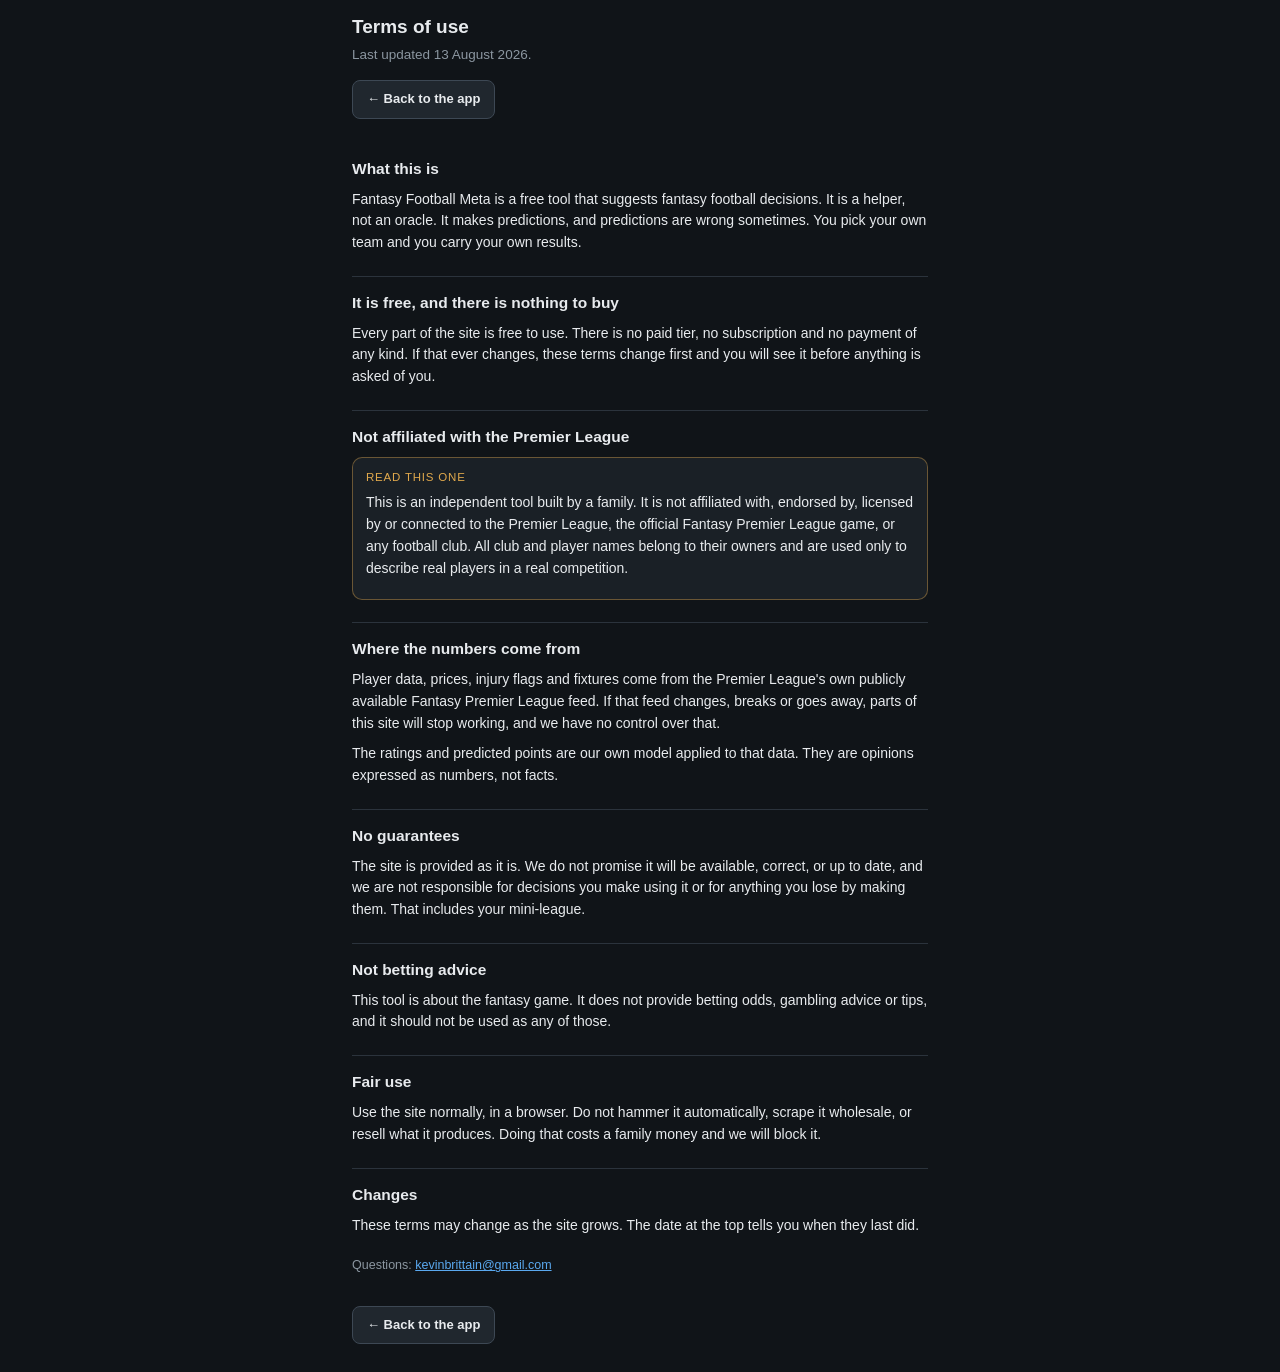
<file: terms.html>
<!DOCTYPE html>
<html lang="en">
<head>
<meta charset="UTF-8">
<meta name="viewport" content="width=device-width, initial-scale=1.0">
<title>Terms · Fantasy Football Meta</title>
<style>
:root{--bg:#101418;--card:#1a2026;--card2:#20272e;--line:#2b333c;--txt:#e8ebee;--sub:#8b96a0;--a:#4cc38a;--b:#5aa9f0;--c:#6b7680;--warn:#e0a84c;--danger:#e08a76;}
*{margin:0;padding:0;box-sizing:border-box;-webkit-tap-highlight-color:transparent;}
body{font-family:-apple-system,BlinkMacSystemFont,"Segoe UI",Roboto,sans-serif;background:var(--bg);color:var(--txt);font-size:15px;padding:12px;max-width:600px;margin:0 auto;line-height:1.55;}
h1{font-size:19px;font-weight:600;margin-bottom:4px;}
.lede{font-size:13.5px;color:var(--sub);margin-bottom:14px;}
.back{display:inline-block;background:var(--card2);border:1px solid #3d4854;color:var(--txt);border-radius:8px;padding:8px 14px;font-size:13px;font-weight:600;text-decoration:none;margin-bottom:16px;}
h2{font-size:15.5px;font-weight:600;margin:22px 0 8px;padding-top:14px;border-top:1px solid var(--line);}
h2:first-of-type{border-top:none;padding-top:0;}
h3{font-size:13.5px;font-weight:600;margin:14px 0 4px;}
p{font-size:14px;margin-bottom:9px;}
ul{margin:0 0 10px 18px;}
li{font-size:14px;margin-bottom:6px;}
.card{background:var(--card);border:1px solid var(--line);border-radius:10px;padding:11px 13px;margin-bottom:11px;}
.card .lbl{font-size:11.5px;color:var(--sub);text-transform:uppercase;letter-spacing:.8px;margin-bottom:6px;}
.formula{background:var(--card2);border:1px solid var(--line);border-radius:8px;padding:11px 12px;font-size:13.5px;font-weight:600;text-align:center;margin:10px 0;line-height:1.7;}
.sub{color:var(--sub);font-size:13px;}
b{font-weight:600;}
.grade{display:inline-block;font-size:11px;font-weight:700;border-radius:6px;padding:2px 7px;margin-right:5px;}
.gA{background:rgba(76,195,138,.15);color:var(--a);}
.gB{background:rgba(90,169,240,.15);color:var(--b);}
.gC{background:rgba(107,118,128,.2);color:var(--c);}
table{width:100%;border-collapse:collapse;font-size:13px;margin-bottom:10px;}
th,td{text-align:left;padding:6px 6px 6px 0;border-bottom:1px solid var(--line);vertical-align:top;}
th{color:var(--sub);font-size:11.5px;text-transform:uppercase;letter-spacing:.6px;font-weight:600;}
.warn{border-color:rgba(224,168,76,.4);}
.warn .lbl{color:var(--warn);}
.foot{font-size:12.5px;color:var(--sub);margin:20px 0 30px;}
</style>
</head>
<body>
<h1>Terms of use</h1>
<p class="lede">Last updated 13 August 2026.</p>

<a class="back" href="index.html">&larr; Back to the app</a>

<h2>What this is</h2>
<p>Fantasy Football Meta is a free tool that suggests fantasy football decisions. It is a helper, not an oracle. It makes predictions, and predictions are wrong sometimes. You pick your own team and you carry your own results.</p>

<h2>It is free, and there is nothing to buy</h2>
<p>Every part of the site is free to use. There is no paid tier, no subscription and no payment of any kind. If that ever changes, these terms change first and you will see it before anything is asked of you.</p>

<h2>Not affiliated with the Premier League</h2>
<div class="card warn">
<div class="lbl">Read this one</div>
<p>This is an independent tool built by a family. It is not affiliated with, endorsed by, licensed by or connected to the Premier League, the official Fantasy Premier League game, or any football club. All club and player names belong to their owners and are used only to describe real players in a real competition.</p>
</div>

<h2>Where the numbers come from</h2>
<p>Player data, prices, injury flags and fixtures come from the Premier League's own publicly available Fantasy Premier League feed. If that feed changes, breaks or goes away, parts of this site will stop working, and we have no control over that.</p>
<p>The ratings and predicted points are our own model applied to that data. They are opinions expressed as numbers, not facts.</p>

<h2>No guarantees</h2>
<p>The site is provided as it is. We do not promise it will be available, correct, or up to date, and we are not responsible for decisions you make using it or for anything you lose by making them. That includes your mini-league.</p>

<h2>Not betting advice</h2>
<p>This tool is about the fantasy game. It does not provide betting odds, gambling advice or tips, and it should not be used as any of those.</p>

<h2>Fair use</h2>
<p>Use the site normally, in a browser. Do not hammer it automatically, scrape it wholesale, or resell what it produces. Doing that costs a family money and we will block it.</p>

<h2>Changes</h2>
<p>These terms may change as the site grows. The date at the top tells you when they last did.</p>

<p class="foot">Questions: <a href="mailto:kevinbrittain@gmail.com" style="color:var(--b);">kevinbrittain@gmail.com</a></p>

<a class="back" href="index.html">&larr; Back to the app</a>
</body>
</html>
</file>
<file: css/app.css>
/* Fantasy Football Meta — brand identity.
   Own name, own palette (deep indigo, mint-to-violet gradient), no borrowed marks.
   Light content area on a dark brand sidebar. */
:root{
  --brand-1:#0D0A1F;--brand-2:#231843;--brand-ink:#F2EFFA;--brand-dim:#9C93BE;
  --accent:#7C4DFF;--accent-soft:#EFE9FF;--mint:#3DDC97;
  --bg:#F4F5FA;--card:#FFFFFF;--card2:#F1F2F9;--line:#E5E6F0;
  --txt:#1A1533;--sub:#6B6885;
  --a:#00A870;--b:#3D6BE5;--c:#8B88A0;--warn:#B87400;--danger:#D94A4A;
  
  --accent-gold:#C6912B;--accentbtn:#EAF7F1;
  --shadow:0 1px 2px rgba(26,21,51,.06),0 4px 14px rgba(26,21,51,.05);
}
*{margin:0;padding:0;box-sizing:border-box;-webkit-tap-highlight-color:transparent;}
body{font-family:-apple-system,BlinkMacSystemFont,"Segoe UI",Roboto,sans-serif;background:var(--bg);color:var(--txt);font-size:15px;}

/* ---------- Shell ---------- */
.shell{display:flex;min-height:100vh;}
.side{width:206px;flex-shrink:0;background:linear-gradient(180deg,var(--brand-1),var(--brand-2));color:var(--brand-ink);padding:16px 12px;position:sticky;top:0;height:100vh;overflow-y:auto;}
.brandbox{display:flex;align-items:center;gap:9px;margin-bottom:3px;}
.mark{width:30px;height:30px;flex-shrink:0;}
.brand{font-size:13px;font-weight:800;letter-spacing:.06em;line-height:1.15;}
.brand span{color:var(--mint);font-size:17px;letter-spacing:.09em;}
.brand-sub{font-size:11px;color:var(--brand-dim);margin-bottom:16px;}
.main{flex:1;min-width:0;padding:16px 18px 40px;max-width:1180px;}
.topbar{display:flex;align-items:center;justify-content:space-between;gap:12px;margin-bottom:14px;flex-wrap:wrap;}
.h1{font-size:22px;font-weight:800;letter-spacing:-.4px;}
.h1 small{display:block;font-size:12.5px;font-weight:500;color:var(--sub);letter-spacing:0;margin-top:2px;}
.deadline{background:var(--card);border:1px solid var(--line);border-radius:12px;padding:8px 14px;box-shadow:var(--shadow);text-align:right;}
.deadline .k{font-size:10px;text-transform:uppercase;letter-spacing:.7px;color:var(--sub);}
.deadline .v{font-size:15px;font-weight:800;}

/* ---------- Nav (keeps .tabs so the existing handler is untouched) ---------- */
.tabs{display:flex;flex-direction:column;gap:2px;}
.tabs button{width:100%;text-align:left;background:transparent;border:0;color:var(--brand-dim);border-radius:9px;padding:9px 11px;font-size:13px;font-weight:600;cursor:pointer;}
.tabs button:hover{background:rgba(255,255,255,.07);color:var(--brand-ink);}
.tabs button.on{background:linear-gradient(90deg,rgba(61,220,151,.22),var(--accent));color:#fff;}
.pro{margin-top:16px;background:rgba(255,255,255,.07);border:1px solid rgba(255,255,255,.12);border-radius:11px;padding:11px;}
.pro b{font-size:12.5px;display:block;margin-bottom:3px;}
.pro p{font-size:11px;color:var(--brand-dim);line-height:1.5;}

/* ---------- Cards ---------- */
.card{background:var(--card);border:1px solid var(--line);border-radius:13px;padding:13px 15px;margin-bottom:12px;box-shadow:var(--shadow);}
.card .lbl{font-size:11px;color:var(--sub);text-transform:uppercase;letter-spacing:.8px;margin-bottom:7px;font-weight:700;}
.grid{display:grid;gap:12px;}
.g4{grid-template-columns:repeat(4,1fr);}
.g2{grid-template-columns:repeat(2,1fr);}
.g3{grid-template-columns:2fr 1fr;}
.hero{background:var(--card);border:1px solid var(--line);border-radius:13px;padding:12px;box-shadow:var(--shadow);}
.hero .tag{font-size:9.5px;text-transform:uppercase;letter-spacing:.8px;font-weight:800;color:var(--accent);margin-bottom:8px;}
.hero .nm{font-size:14.5px;font-weight:700;line-height:1.2;}
.hero .big{font-size:19px;font-weight:800;margin-top:3px;}
.hero .sm{font-size:11.5px;color:var(--sub);margin-top:2px;}
.avatar{width:38px;height:38px;border-radius:11px;display:flex;align-items:center;justify-content:center;font-size:12px;font-weight:800;flex-shrink:0;}

/* ---------- Rows & tables ---------- */
.sec{font-size:12px;color:var(--sub);text-transform:uppercase;letter-spacing:.8px;margin:14px 0 4px;font-weight:700;}
.row{display:flex;align-items:center;gap:8px;padding:7px 0;border-bottom:1px solid var(--line);font-size:13.5px;}
.row:last-child{border-bottom:none;}
.rk{font-size:11.5px;color:var(--sub);width:26px;text-align:right;flex-shrink:0;}
.gr{font-size:11px;font-weight:800;border-radius:6px;padding:2px 0;width:20px;text-align:center;flex-shrink:0;}
.gr.A{background:rgba(0,168,112,.13);color:var(--a);}
.gr.B{background:rgba(61,107,229,.13);color:var(--b);}
.gr.C{background:rgba(139,136,160,.16);color:var(--c);}
.tc{font-size:10px;font-weight:800;border-radius:6px;padding:3px 6px;flex-shrink:0;}
.pn{flex:1;min-width:0;white-space:nowrap;overflow:hidden;text-overflow:ellipsis;font-weight:600;}
.pn small{color:var(--sub);font-size:11px;margin-left:4px;font-weight:500;}
.val{font-size:12.5px;color:var(--sub);flex-shrink:0;width:46px;text-align:right;font-weight:600;}
.filters{display:flex;gap:6px;margin-bottom:10px;flex-wrap:wrap;}
.filters button{background:var(--card);border:1px solid var(--line);color:var(--sub);border-radius:9px;padding:7px 13px;font-size:12.5px;font-weight:600;cursor:pointer;}
.filters button.on{background:var(--accent);color:#fff;border-color:var(--accent);}
input[type=text]{width:100%;background:var(--card);border:1px solid var(--line);color:var(--txt);border-radius:9px;padding:9px 11px;font-size:14px;margin-bottom:8px;}
select{background:var(--card);border:1px solid var(--line);color:var(--txt);border-radius:9px;padding:9px 11px;font-size:14px;margin-bottom:10px;width:100%;max-width:280px;box-shadow:var(--shadow);}
.note{font-size:12.5px;color:var(--sub);line-height:1.6;margin-bottom:12px;}
.note b{color:var(--txt);}
.fxbar{display:inline-block;width:44px;text-align:center;font-size:11px;font-weight:800;border-radius:6px;padding:3px 0;flex-shrink:0;}
.fx5{background:rgba(0,168,112,.16);color:var(--a);}
.fx4{background:rgba(0,168,112,.1);color:#12996d;}
.fx3{background:rgba(139,136,160,.14);color:var(--sub);}
.fx2{background:rgba(184,116,0,.14);color:var(--warn);}
.fx1{background:rgba(217,74,74,.14);color:var(--danger);}
.pill{display:inline-block;background:var(--card2);border:1px solid var(--line);border-radius:6px;padding:2px 8px;font-size:11.5px;color:var(--sub);margin:2px 2px 2px 0;}

/* ---------- Fixture difficulty grid ---------- */
.fxgrid{width:100%;border-collapse:separate;border-spacing:3px;font-size:11px;}
.fxgrid th{font-size:9.5px;color:var(--sub);text-transform:uppercase;letter-spacing:.5px;font-weight:700;padding-bottom:2px;}
.fxgrid td.t{text-align:left;font-weight:700;font-size:11.5px;white-space:nowrap;}
.fxgrid td.c{text-align:center;border-radius:6px;font-weight:800;padding:4px 0;min-width:26px;}

/* ---------- Donut ---------- */
.donut-wrap{display:flex;align-items:center;gap:14px;flex-wrap:wrap;}
.legend{font-size:11.5px;line-height:1.85;flex:1;min-width:150px;}
.legend i{display:inline-block;width:9px;height:9px;border-radius:3px;margin-right:6px;}

/* ---------- Squad builder pitch ---------- */
.pitch{background:linear-gradient(180deg,#1B5E43 0%,#124430 100%);border:1px solid #124430;border-radius:14px;padding:14px 8px;margin-bottom:12px;}
.prow-l{font-size:10px;color:#9FD9BC;text-transform:uppercase;letter-spacing:.8px;text-align:center;margin:4px 0;font-weight:700;}
.prow{display:flex;justify-content:center;gap:6px;margin-bottom:6px;flex-wrap:wrap;}
.slot{width:64px;min-height:54px;border:1.5px dashed rgba(255,255,255,.35);border-radius:10px;display:flex;align-items:center;justify-content:center;color:rgba(255,255,255,.6);font-size:20px;font-weight:600;cursor:pointer;flex-shrink:0;}
.slot.filled{border-style:solid;border-color:rgba(255,255,255,.25);background:rgba(0,0,0,.22);display:block;padding:6px 4px;text-align:center;}
.slot .sn{font-size:10.5px;font-weight:800;color:#fff;white-space:nowrap;overflow:hidden;text-overflow:ellipsis;}
.slot .sm{font-size:9.5px;color:#9FD9BC;}
.slot .sv{font-size:12.5px;font-weight:800;color:#7DEBB6;}

/* ---------- Confidence, bars, chips ---------- */
.conf{font-size:10px;font-weight:800;border-radius:6px;padding:2px 6px;flex-shrink:0;}
.bar{height:7px;background:var(--card2);border-radius:4px;overflow:hidden;}
.bar>i{display:block;height:100%;background:var(--a);border-radius:4px;}
.chip{background:var(--card2);border:1px solid var(--line);color:var(--txt);border-radius:9px;padding:7px 11px;font-size:12px;font-weight:600;cursor:pointer;}
.crow{display:flex;align-items:center;gap:6px;padding:6px 0;border-bottom:1px solid var(--line);font-size:12.5px;}
.crow:last-child{border-bottom:none;}
.ck{flex:1;min-width:0;color:var(--sub);white-space:nowrap;overflow:hidden;text-overflow:ellipsis;}
.cv{width:52px;text-align:right;flex-shrink:0;font-weight:600;}

/* ---------- News ---------- */
.news{display:flex;gap:9px;padding:8px 0;border-bottom:1px solid var(--line);font-size:12.5px;align-items:flex-start;}
.news:last-child{border-bottom:none;}
.news .nt{font-weight:700;}
.news .nb{color:var(--sub);line-height:1.5;}

/* ---------- CTA ---------- */
.cta{border-radius:13px;padding:15px;box-shadow:var(--shadow);}
.cta h3{font-size:15px;font-weight:800;margin-bottom:4px;}
.cta p{font-size:12.5px;line-height:1.55;margin-bottom:11px;}
.btn{display:inline-block;background:var(--accent);color:#fff;border:0;border-radius:9px;padding:9px 16px;font-size:12.5px;font-weight:700;cursor:pointer;}
.btn.ghost{background:transparent;border:1px solid var(--accent);color:var(--accent);}

/* ---------- Mobile ---------- */
@media(max-width:860px){
  .shell{flex-direction:column;}
  .side{width:auto;height:auto;position:static;padding:12px;}
  .brand-sub{margin-bottom:10px;}
  .tabs{flex-direction:row;overflow-x:auto;gap:6px;padding-bottom:2px;}
  .tabs button{width:auto;flex:0 0 auto;white-space:nowrap;background:rgba(255,255,255,.08);padding:8px 13px;}
  .pro{display:none;}
  .main{padding:14px 12px 34px;}
  .h1{font-size:19px;}
  .g4{grid-template-columns:repeat(2,1fr);}
  .g2,.g3{grid-template-columns:1fr;}
  }
@media(max-width:420px){
  .g4{grid-template-columns:1fr;}
}
</file>
